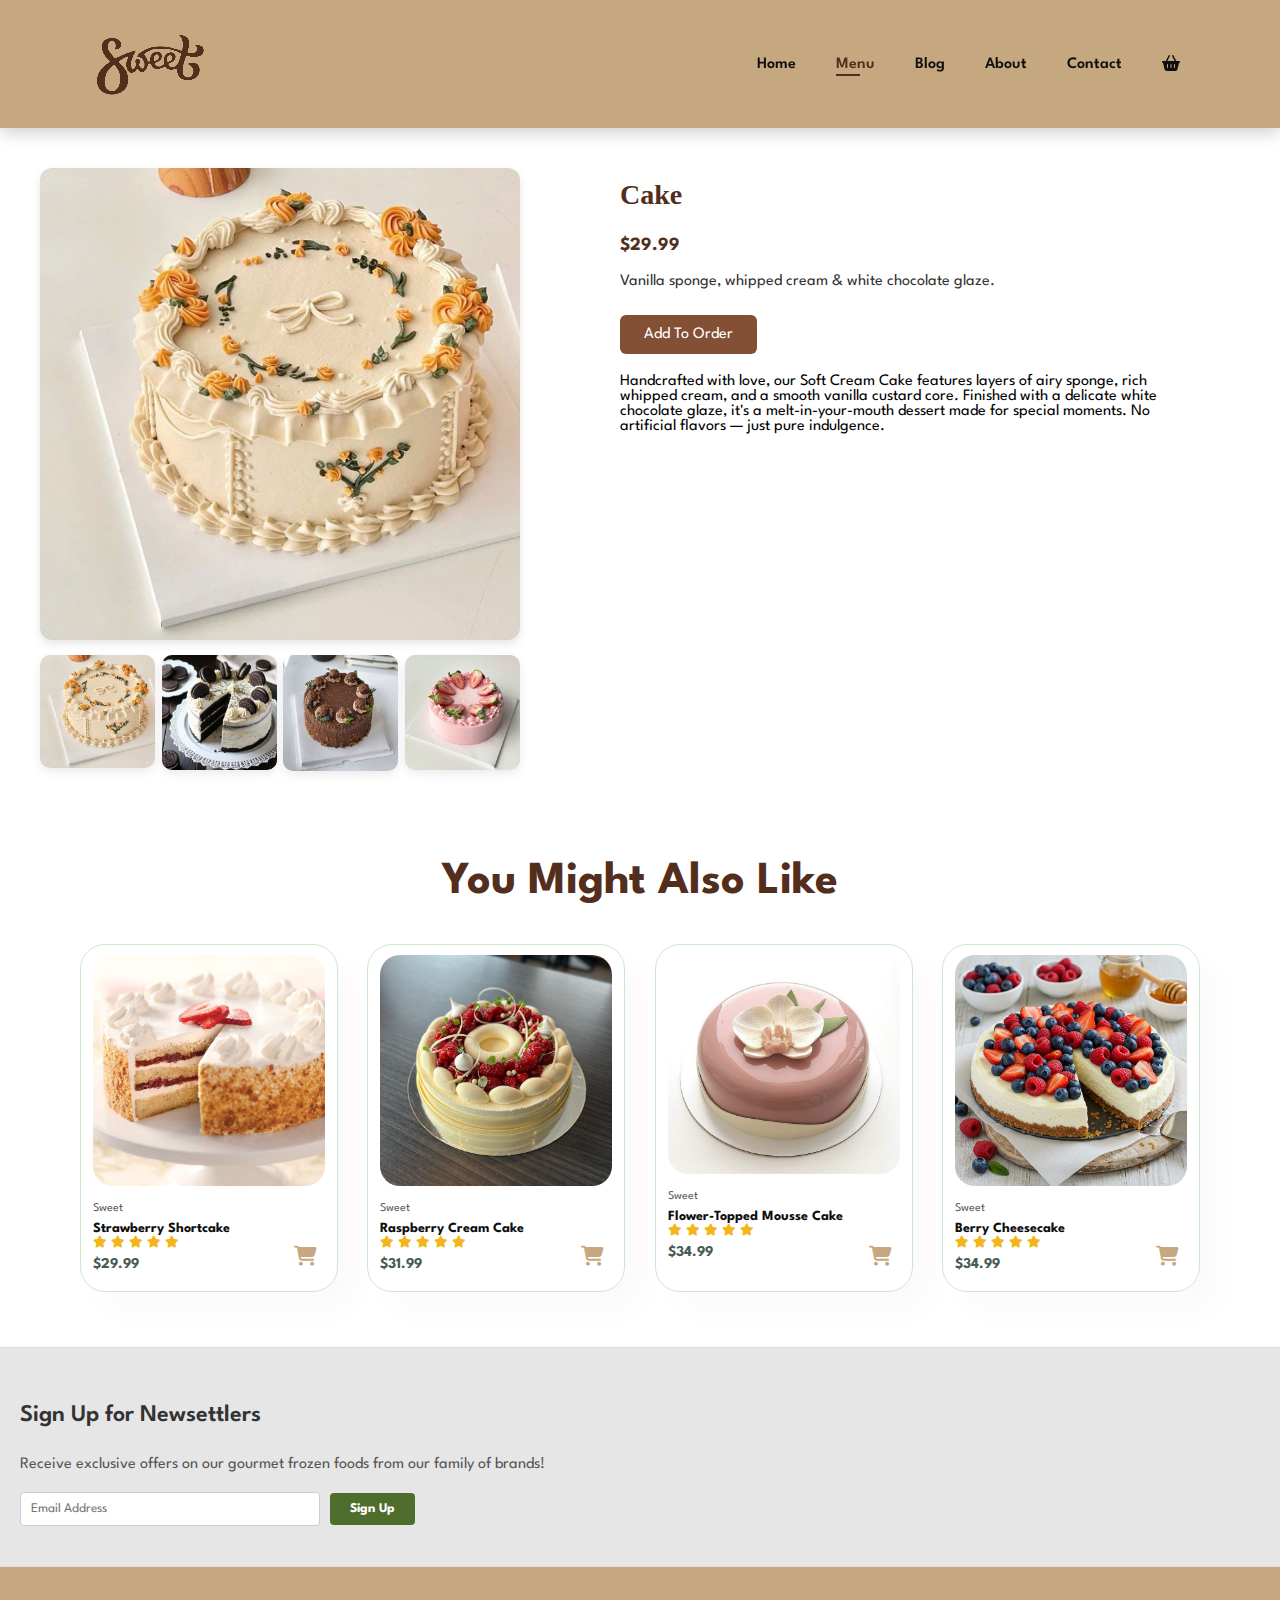
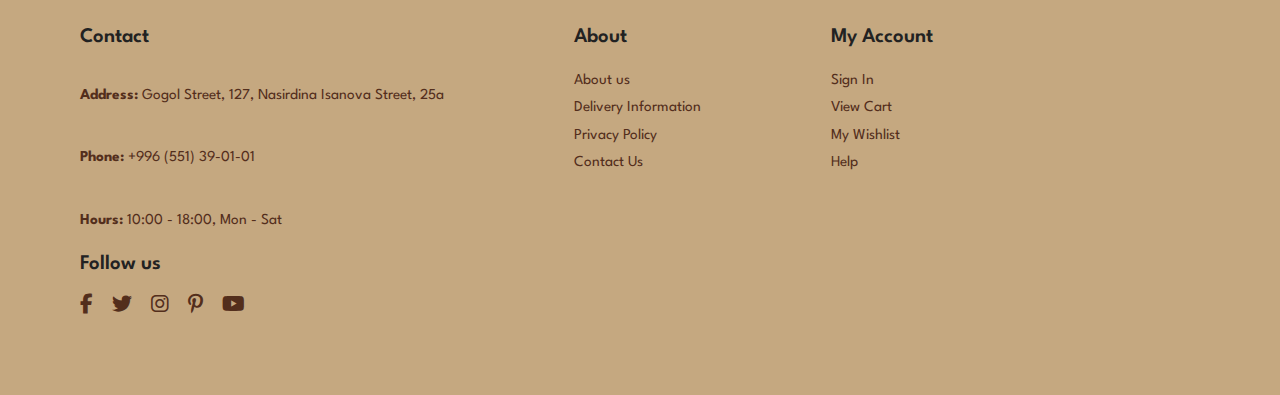
<file: dessert.html>
<!DOCTYPE html>

<html lang="en">

<head>
  <meta charset="UTF-8">
<meta https-equiv="X-UA-Compatible" content="IE=edge"
  <meta name="viewport" content="width=device-width, initial-scale=1.0">
  <title>Online Shop</title>
  <link rel="stylesheet" href="https://cdnjs.cloudflare.com/ajax/libs/font-awesome/6.7.2/css/all.min.css">
  <link rel="stylesheet" href="style.css">
</head>

<body>

<section id="header">
        <a href="#"><img src="Shop-Images/Sweet.png" class="logo" alt=""></a>

        <div>
            <ul id="navbar">
                <li><a href="index.html">Home</a></li>
                <li><a class="active" href="shop.html">Menu</a></li>
                <li><a href="blog.html">Blog</a></li>
                <li><a href="about.html">About</a></li>
                <li><a href="contact.html">Contact</a></li>
                <li id="lg-bag"><a href="cart.html"><i class="fa-solid fa-basket-shopping"></i></a></li>
                <a href="#" id="close"><i class="fa-solid fa-xmark"></i></i></a>
            </ul>
        </div>
        <div id="mobile">
          <a href="cart.html"><i class="fa-solid fa-basket-shopping"></i></a>
          <i id="bar" class="fas fa-outdent"></i>
        </div>
</section>

<section id="prodetails" class="section-p1">
    <div class="single-pro-image">
        <img src="Shop-Images/Cake.jpg" width="100%" id="MainImg" alt="">
        <div class="small-img-group">
            <div class="small-img-col">
                <img src="Shop-Images/Cake.jpg" width="100%" class="small-img" alt="">
            </div>
            <div class="small-img-col">
                <img src="Shop-Images/Cake2.jpg" width="100%" class="small-img" alt="">
            </div>
            <div class="small-img-col">
                <img src="Shop-Images/Cake3.jpg" width="100%" class="small-img" alt="">
            </div>
            <div class="small-img-col">
                <img src="Shop-Images/Starwberrie Cake.jpg" width="100%" class="small-img" alt="">
            </div>
        </div>
    </div>

    <div class="cake">
        <h2>Cake</h2>
        <h3>$29.99</h3>
        <p>Vanilla sponge, whipped cream & white chocolate glaze.</p>
        <button>Add To Order</button>
        <span>
            Handcrafted with love, our Soft Cream Cake features layers of airy sponge, rich whipped cream, and a smooth vanilla custard core. Finished with a delicate white chocolate glaze, it's a melt-in-your-mouth dessert made for special moments. No artificial flavors — just pure indulgence.
        </span>
    </div>

</section>

<section id="product1" class="section-p1">
    <h2>You Might Also Like</h2>
    <div class="pro-container">
      <div class="pro" onclick="window.location.href='dessert.html'">
        <img src="Shop-Images/Shortcake.jpg" alt="">
        <div class="des">
        <span>Sweet</span>
        <h5>Strawberry Shortcake</h5>
        <div class="star">
          <i class="fas fa-star"></i>
          <i class="fas fa-star"></i>
          <i class="fas fa-star"></i>
          <i class="fas fa-star"></i>
          <i class="fas fa-star"></i>
        </div>
        <h4>$29.99</h4>
        </div>
        <a href="#" class="cart-icon"><i class="fa-solid fa-cart-shopping"></i></a>
      </div>
      <div class="pro" onclick="window.location.href='dessert.html'">
        <img src="Shop-Images/CCake.jpg" alt="">
        <div class="des">
        <span>Sweet</span>
        <h5>Raspberry Cream Cake</h5>
        <div class="star">
          <i class="fas fa-star"></i>
          <i class="fas fa-star"></i>
          <i class="fas fa-star"></i>
          <i class="fas fa-star"></i>
          <i class="fas fa-star"></i>
        </div>
        <h4>$31.99</h4>
        </div>
        <a href="#" class="cart-icon"><i class="fa-solid fa-cart-shopping"></i></a>
      </div>
      <div class="pro" onclick="window.location.href='dessert.html'">
        <img src="Shop-Images/Moose Cake.jpg" alt="">
        <div class="des">
        <span>Sweet</span>
        <h5>Flower-Topped Mousse Cake</h5>
        <div class="star">
          <i class="fas fa-star"></i>
          <i class="fas fa-star"></i>
          <i class="fas fa-star"></i>
          <i class="fas fa-star"></i>
          <i class="fas fa-star"></i>
        </div>
        <h4>$34.99</h4>
        </div>
        <a href="#" class="cart-icon"><i class="fa-solid fa-cart-shopping"></i></a>
      </div>
      <div class="pro" onclick="window.location.href='dessert.html'">
        <img src="Shop-Images/Berry Cheesecake.jpg" alt="">
        <div class="des">
        <span>Sweet</span>
        <h5>Berry Cheesecake</h5>
        <div class="star">
          <i class="fas fa-star"></i>
          <i class="fas fa-star"></i>
          <i class="fas fa-star"></i>
          <i class="fas fa-star"></i>
          <i class="fas fa-star"></i>
        </div>
        <h4>$34.99</h4>
        </div>
        <a href="#" class="cart-icon"><i class="fa-solid fa-cart-shopping"></i></a>
      </div>
    </div>
  </section>

<section class="email-signup">
  <h2>Sign Up for Newsettlers</h2>
  <p>Receive exclusive offers on our gourmet frozen foods from our family of brands!</p>
  <form class="signup-form">
    <input type="email" placeholder="Email Address" required>
    <button type="submit">Sign Up</button>
  </form>
</section>

<footer class="section-p1">
  <div class="col">
    <img src="Shop-Images/Sweet.png" alt="">
    <h4>Contact</h4>
    <p><strong>Address: </strong> Gogol Street, 127, Nasirdina Isanova Street, 25a</p>
      <p><strong>Phone: </strong>+996 (551) 39-01-01</р>
        <p><strong>Hours:</strong> 10:00 - 18:00, Mon - Sat</p>
        <div class="follow">
          <h4>Follow us</h4>
          <div class="icon">
            <i class="fab fa-facebook-f"></i>
            <i class="fab fa-twitter"></i>
            <i class="fab fa-instagram"></i>
            <i class="fab fa-pinterest-p"></i>
            <i class="fab fa-youtube"> </i>
          </div>
        </div>
  </div>

  <div class="col">
    <h4>About</h4>
    <a href="#">About us</a>
    <a href="#">Delivery Information</a>
    <a href="#">Privacy Policy</a>
    <a href="#">Contact Us</a>
  </div>

  <div class="col">
    <h4>My Account</h4>
    <a href="#">Sign In</a>
    <a href="#">View Cart</a>
    <a href="#">My Wishlist</a>
    <a href="#">Help</a>
  </div>

</footer>

<script>
    var MainImg = document.getElementById("MainImg");
    var smallimg = document.getElementsByClassName("small-img");

    smallimg[0].onclick = function(){
        MainImg.src = smallimg[0].src;
    }
    smallimg[1].onclick = function(){
        MainImg.src = smallimg[1].src;
    }
    smallimg[2].onclick = function(){
        MainImg.src = smallimg[2].src;
    }
    smallimg[3].onclick = function(){
        MainImg.src = smallimg[3].src;
    }
</script>


    <script src="script.js"></script>
</body>

</html>
</file>
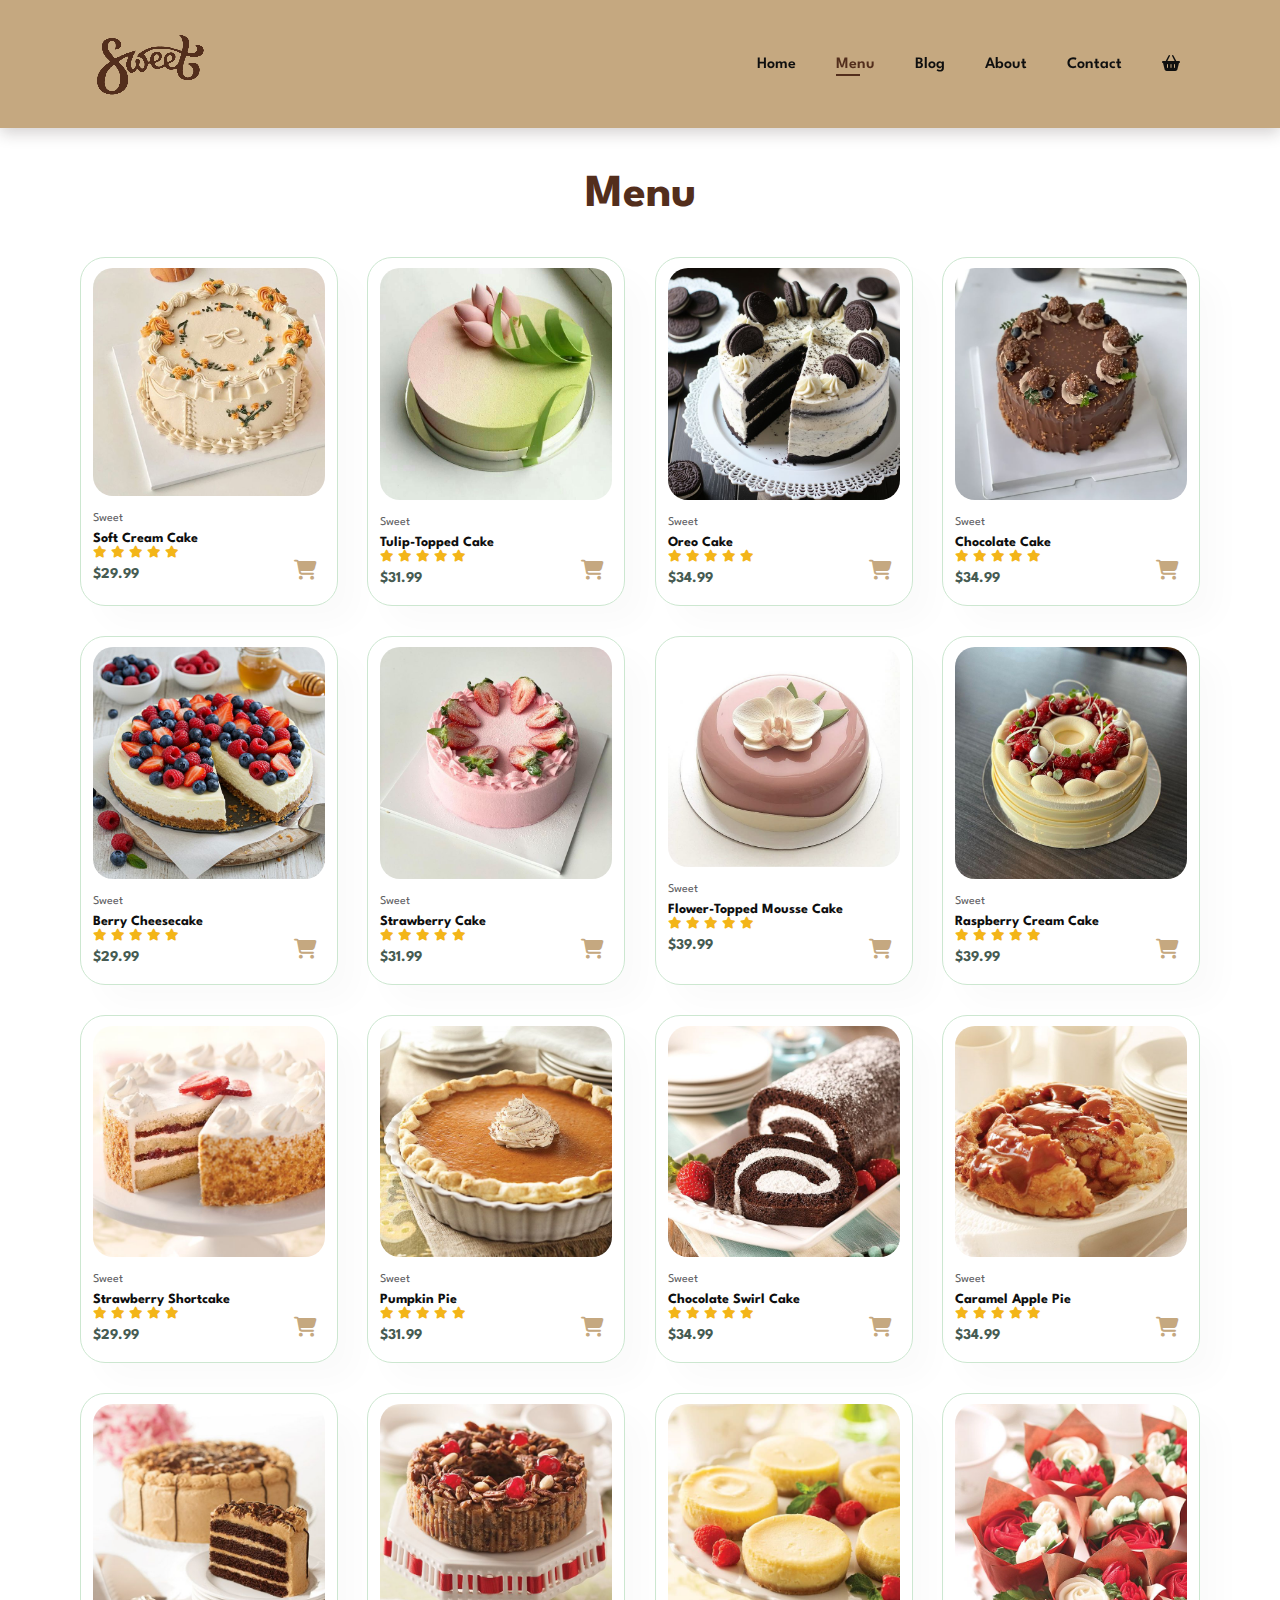
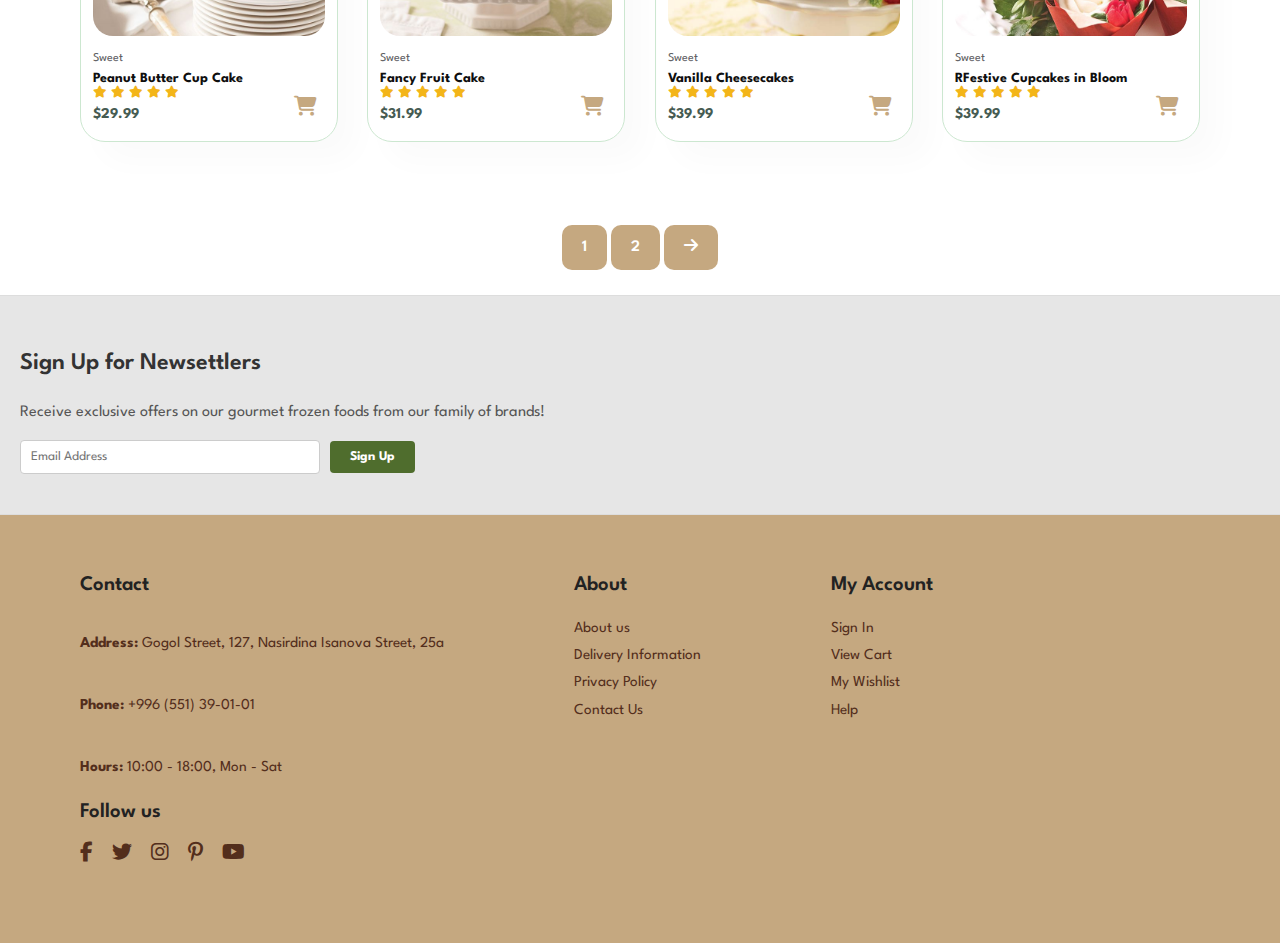
<file: Menu.html>
<!DOCTYPE html>

<html lang="en">

<head>
  <meta charset="UTF-8">
<meta https-equiv="X-UA-Compatible" content="IE=edge"
  <meta name="viewport" content="width=device-width, initial-scale=1.0">
  <title>Online Shop</title>
  <link rel="stylesheet" href="https://cdnjs.cloudflare.com/ajax/libs/font-awesome/6.7.2/css/all.min.css">
  <link rel="stylesheet" href="style.css">
</head>

<body>

<section id="header">
        <a href="#"><img src="Shop-Images/Sweet.png" class="logo" alt=""></a>

        <div>
            <ul id="navbar">
                <li><a href="index.html">Home</a></li>
                <li><a class="active" href="shop.html">Menu</a></li>
                <li><a href="blog.html">Blog</a></li>
                <li><a href="about.html">About</a></li>
                <li><a href="contact.html">Contact</a></li>
                <li id="lg-bag"><a href="cart.html"><i class="fa-solid fa-basket-shopping"></i></a></li>
                <a href="#" id="close"><i class="fa-solid fa-xmark"></i></i></a>
            </ul>
        </div>
        <div id="mobile">
          <a href="cart.html"><i class="fa-solid fa-basket-shopping"></i></a>
          <i id="bar" class="fas fa-outdent"></i>
        </div>
</section>

<section id="product1" class="section-p1">
    <h2>Menu</h2>
  <div class="pro-container">
    <div class="pro" onclick="window.location.href='dessert.html'">
      <img src="Shop-Images/Cake.jpg" alt="">
      <div class="des">
      <span>Sweet</span>
      <h5>Soft Cream Cake</h5>
      <div class="star">
        <i class="fas fa-star"></i>
        <i class="fas fa-star"></i>
        <i class="fas fa-star"></i>
        <i class="fas fa-star"></i>
        <i class="fas fa-star"></i>
      </div>
      <h4>$29.99</h4>
      </div>
      <a href="#" class="cart-icon"><i class="fa-solid fa-cart-shopping"></i></a>
    </div>
    <div class="pro" onclick="window.location.href='dessert.html'">
      <img src="Shop-Images/Cake11.jpg" alt="">
      <div class="des">
      <span>Sweet</span>
      <h5>Tulip-Topped Cake</h5>
      <div class="star">
        <i class="fas fa-star"></i>
        <i class="fas fa-star"></i>
        <i class="fas fa-star"></i>
        <i class="fas fa-star"></i>
        <i class="fas fa-star"></i>
      </div>
      <h4>$31.99</h4>
      </div>
      <a href="#" class="cart-icon"><i class="fa-solid fa-cart-shopping"></i></a>
    </div>
    <div class="pro" onclick="window.location.href='dessert.html'">
      <img src="Shop-Images/Cake2.jpg" alt="">
      <div class="des">
      <span>Sweet</span>
      <h5>Oreo Cake</h5>
      <div class="star">
        <i class="fas fa-star"></i>
        <i class="fas fa-star"></i>
        <i class="fas fa-star"></i>
        <i class="fas fa-star"></i>
        <i class="fas fa-star"></i>
      </div>
      <h4>$34.99</h4>
      </div>
      <a href="#" class="cart-icon"><i class="fa-solid fa-cart-shopping"></i></a>
    </div>
    <div class="pro" onclick="window.location.href='dessert.html'">
      <img src="Shop-Images/Cake3.jpg" alt="">
      <div class="des">
      <span>Sweet</span>
      <h5>Chocolate Cake</h5>
      <div class="star">
        <i class="fas fa-star"></i>
        <i class="fas fa-star"></i>
        <i class="fas fa-star"></i>
        <i class="fas fa-star"></i>
        <i class="fas fa-star"></i>
      </div>
      <h4>$34.99</h4>
      </div>
      <a href="#" class="cart-icon"><i class="fa-solid fa-cart-shopping"></i></a>
    </div>
    <div class="pro" onclick="window.location.href='dessert.html'">
      <img src="Shop-Images/Berry Cheesecake.jpg" alt="">
      <div class="des">
      <span>Sweet</span>
      <h5>Berry Cheesecake</h5>
      <div class="star">
        <i class="fas fa-star"></i>
        <i class="fas fa-star"></i>
        <i class="fas fa-star"></i>
        <i class="fas fa-star"></i>
        <i class="fas fa-star"></i>
      </div>
      <h4>$29.99</h4>
      </div>
      <a href="#" class="cart-icon"><i class="fa-solid fa-cart-shopping"></i></a>
    </div>
    <div class="pro" onclick="window.location.href='dessert.html'">
      <img src="Shop-Images/Starwberrie Cake.jpg" alt="">
      <div class="des">
      <span>Sweet</span>
      <h5>Strawberry Cake</h5>
      <div class="star">
        <i class="fas fa-star"></i>
        <i class="fas fa-star"></i>
        <i class="fas fa-star"></i>
        <i class="fas fa-star"></i>
        <i class="fas fa-star"></i>
      </div>
      <h4>$31.99</h4>
      </div>
      <a href="#" class="cart-icon"><i class="fa-solid fa-cart-shopping"></i></a>
    </div>
    <div class="pro" onclick="window.location.href='dessert.html'">
      <img src="Shop-Images/Moose Cake.jpg" alt="">
      <div class="des">
      <span>Sweet</span>
      <h5>Flower-Topped Mousse Cake</h5>
      <div class="star">
        <i class="fas fa-star"></i>
        <i class="fas fa-star"></i>
        <i class="fas fa-star"></i>
        <i class="fas fa-star"></i>
        <i class="fas fa-star"></i>
      </div>
      <h4>$39.99</h4>
      </div>
      <a href="#" class="cart-icon"><i class="fa-solid fa-cart-shopping"></i></a>
    </div>
    <div class="pro" onclick="window.location.href='dessert.html'">
      <img src="Shop-Images/CCake.jpg" alt="">
      <div class="des">
      <span>Sweet</span>
      <h5>Raspberry Cream Cake</h5>
      <div class="star">
        <i class="fas fa-star"></i>
        <i class="fas fa-star"></i>
        <i class="fas fa-star"></i>
        <i class="fas fa-star"></i>
        <i class="fas fa-star"></i>
      </div>
      <h4>$39.99</h4>
      </div>
      <a href="#" class="cart-icon"><i class="fa-solid fa-cart-shopping"></i></a>
    </div>


    <div class="pro" onclick="window.location.href='dessert.html'">
      <img src="Shop-Images/Shortcake.jpg" alt="">
      <div class="des">
      <span>Sweet</span>
      <h5>Strawberry Shortcake</h5>
      <div class="star">
        <i class="fas fa-star"></i>
        <i class="fas fa-star"></i>
        <i class="fas fa-star"></i>
        <i class="fas fa-star"></i>
        <i class="fas fa-star"></i>
      </div>
      <h4>$29.99</h4>
      </div>
      <a href="#" class="cart-icon"><i class="fa-solid fa-cart-shopping"></i></a>
    </div>
    <div class="pro" onclick="window.location.href='dessert.html'">
      <img src="Shop-Images/Pie.jpg" alt="">
      <div class="des">
      <span>Sweet</span>
      <h5>Pumpkin Pie</h5>
      <div class="star">
        <i class="fas fa-star"></i>
        <i class="fas fa-star"></i>
        <i class="fas fa-star"></i>
        <i class="fas fa-star"></i>
        <i class="fas fa-star"></i>
      </div>
      <h4>$31.99</h4>
      </div>
      <a href="#" class="cart-icon"><i class="fa-solid fa-cart-shopping"></i></a>
    </div>
    <div class="pro" onclick="window.location.href='dessert.html'">
      <img src="Shop-Images/Chocolate Cake.jpg" alt="">
      <div class="des">
      <span>Sweet</span>
      <h5>Chocolate Swirl Cake</h5>
      <div class="star">
        <i class="fas fa-star"></i>
        <i class="fas fa-star"></i>
        <i class="fas fa-star"></i>
        <i class="fas fa-star"></i>
        <i class="fas fa-star"></i>
      </div>
      <h4>$34.99</h4>
      </div>
      <a href="#" class="cart-icon"><i class="fa-solid fa-cart-shopping"></i></a>
    </div>
    <div class="pro" onclick="window.location.href='dessert.html'">
      <img src="Shop-Images/Apple pie.jpg" alt="">
      <div class="des">
      <span>Sweet</span>
      <h5>Caramel Apple Pie</h5>
      <div class="star">
        <i class="fas fa-star"></i>
        <i class="fas fa-star"></i>
        <i class="fas fa-star"></i>
        <i class="fas fa-star"></i>
        <i class="fas fa-star"></i>
      </div>
      <h4>$34.99</h4>
      </div>
      <a href="#" class="cart-icon"><i class="fa-solid fa-cart-shopping"></i></a>
    </div>
    <div class="pro" onclick="window.location.href='dessert.html'">
      <img src="Shop-Images/Peanut Butter Cake.jpg" alt="">
      <div class="des">
      <span>Sweet</span>
      <h5>Peanut Butter Cup Cake</h5>
      <div class="star">
        <i class="fas fa-star"></i>
        <i class="fas fa-star"></i>
        <i class="fas fa-star"></i>
        <i class="fas fa-star"></i>
        <i class="fas fa-star"></i>
      </div>
      <h4>$29.99</h4>
      </div>
      <a href="#" class="cart-icon"><i class="fa-solid fa-cart-shopping"></i></a>
    </div>
    <div class="pro" onclick="window.location.href='dessert.html'">
      <img src="Shop-Images/Fancy Cake.jpg" alt="">
      <div class="des">
      <span>Sweet</span>
      <h5>Fancy Fruit Cake</h5>
      <div class="star">
        <i class="fas fa-star"></i>
        <i class="fas fa-star"></i>
        <i class="fas fa-star"></i>
        <i class="fas fa-star"></i>
        <i class="fas fa-star"></i>
      </div>
      <h4>$31.99</h4>
      </div>
      <a href="#" class="cart-icon"><i class="fa-solid fa-cart-shopping"></i></a>
    </div>
    <div class="pro" onclick="window.location.href='dessert.html'">
      <img src="Shop-Images/Cheesecake.jpg" alt="">
      <div class="des">
      <span>Sweet</span>
      <h5>Vanilla Cheesecakes</h5>
      <div class="star">
        <i class="fas fa-star"></i>
        <i class="fas fa-star"></i>
        <i class="fas fa-star"></i>
        <i class="fas fa-star"></i>
        <i class="fas fa-star"></i>
      </div>
      <h4>$39.99</h4>
      </div>
      <a href="#" class="cart-icon"><i class="fa-solid fa-cart-shopping"></i></a>
    </div>
    <div class="pro" onclick="window.location.href='dessert.html'">
      <img src="Shop-Images/Cupcakes.jpg" alt="">
      <div class="des">
      <span>Sweet</span>
      <h5>RFestive Cupcakes in Bloom</h5>
      <div class="star">
        <i class="fas fa-star"></i>
        <i class="fas fa-star"></i>
        <i class="fas fa-star"></i>
        <i class="fas fa-star"></i>
        <i class="fas fa-star"></i>
      </div>
      <h4>$39.99</h4>
      </div>
      <a href="#" class="cart-icon"><i class="fa-solid fa-cart-shopping"></i></a>
    </div>
  </div>
</section>

<section id="pagination" class="section-p1">
    <a href="#">1</a>
    <a href="#">2</a>
    <a href="#"><i class="fa-solid fa-arrow-right"></i></a>
</section>

<section class="email-signup">
  <h2>Sign Up for Newsettlers</h2>
  <p>Receive exclusive offers on our gourmet frozen foods from our family of brands!</p>
  <form class="signup-form">
    <input type="email" placeholder="Email Address" required>
    <button type="submit">Sign Up</button>
  </form>
</section>

<footer class="section-p1">
  <div class="col">
    <img src="Shop-Images/Sweet.png" alt="">
    <h4>Contact</h4>
    <p><strong>Address: </strong> Gogol Street, 127, Nasirdina Isanova Street, 25a</p>
      <p><strong>Phone: </strong>+996 (551) 39-01-01</р>
        <p><strong>Hours:</strong> 10:00 - 18:00, Mon - Sat</p>
        <div class="follow">
          <h4>Follow us</h4>
          <div class="icon">
            <i class="fab fa-facebook-f"></i>
            <i class="fab fa-twitter"></i>
            <i class="fab fa-instagram"></i>
            <i class="fab fa-pinterest-p"></i>
            <i class="fab fa-youtube"> </i>
          </div>
        </div>
  </div>

  <div class="col">
    <h4>About</h4>
    <a href="#">About us</a>
    <a href="#">Delivery Information</a>
    <a href="#">Privacy Policy</a>
    <a href="#">Contact Us</a>
  </div>

  <div class="col">
    <h4>My Account</h4>
    <a href="#">Sign In</a>
    <a href="#">View Cart</a>
    <a href="#">My Wishlist</a>
    <a href="#">Help</a>
  </div>

</footer>


    <script src="script.js"></script>
</body>

</html>
</file>
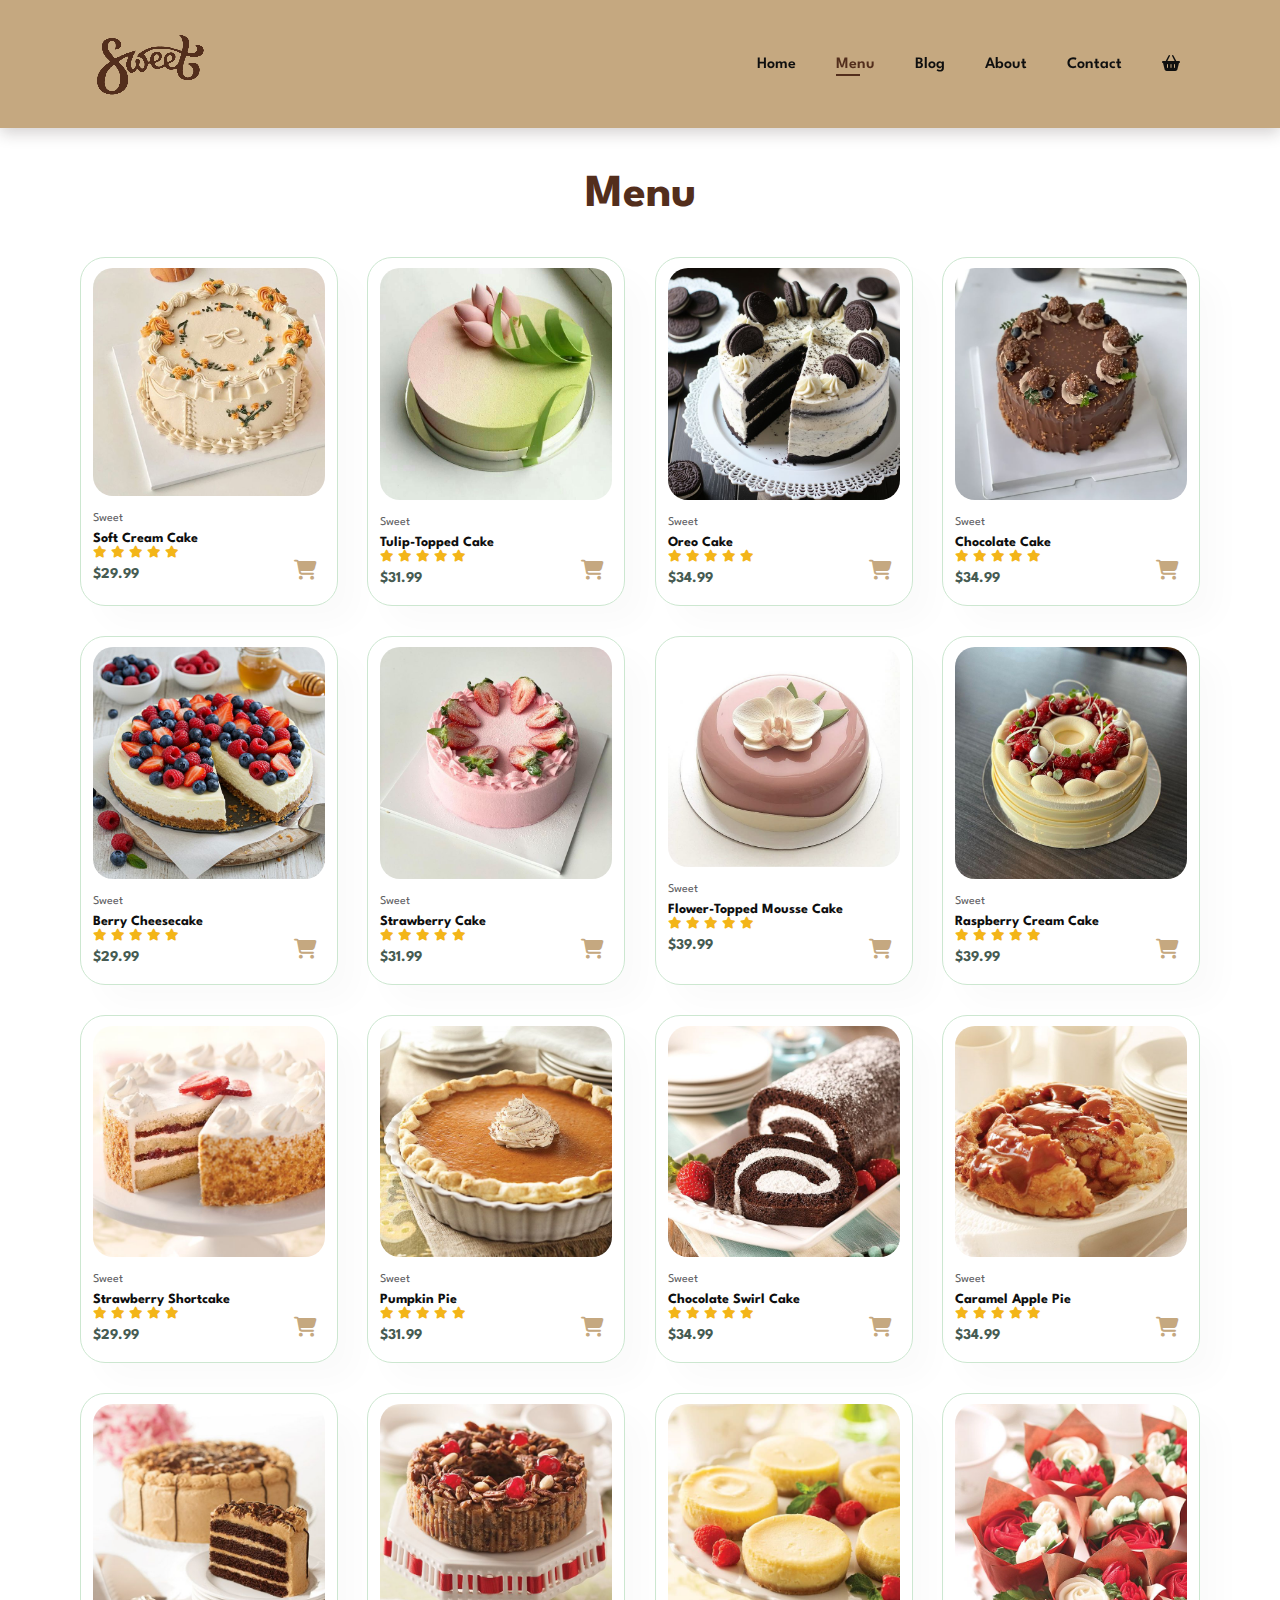
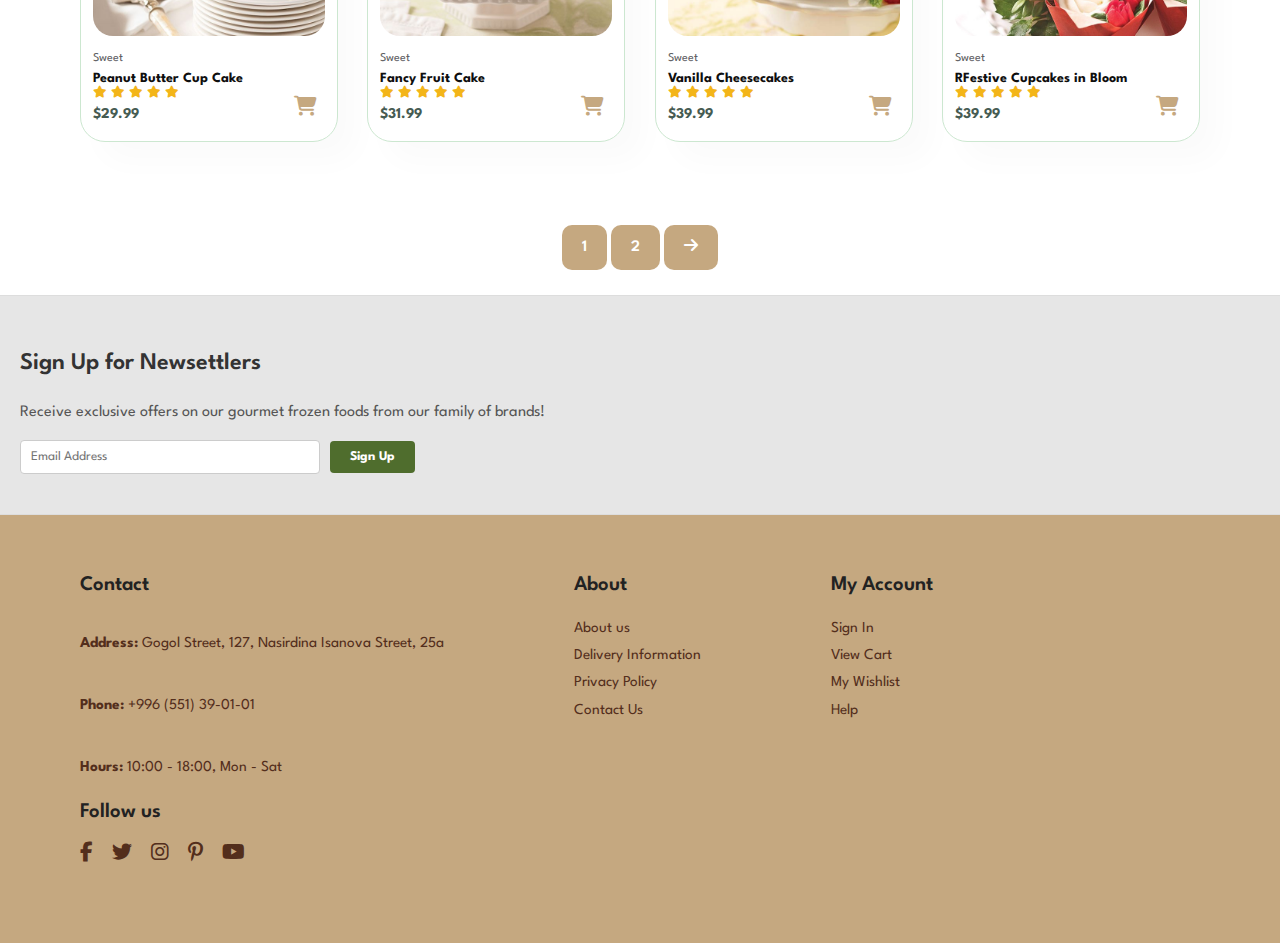
<file: shop.html>
<!DOCTYPE html>

<html lang="en">

<head>
  <meta charset="UTF-8">
<meta https-equiv="X-UA-Compatible" content="IE=edge"
  <meta name="viewport" content="width=device-width, initial-scale=1.0">
  <title>Online Shop</title>
  <link rel="stylesheet" href="https://cdnjs.cloudflare.com/ajax/libs/font-awesome/6.7.2/css/all.min.css">
  <link rel="stylesheet" href="style.css">
</head>

<body>

<section id="header">
        <a href="#"><img src="Shop-Images/Sweet.png" class="logo" alt=""></a>

        <div>
            <ul id="navbar">
                <li><a href="index.html">Home</a></li>
                <li><a class="active" href="shop.html">Menu</a></li>
                <li><a href="blog.html">Blog</a></li>
                <li><a href="about.html">About</a></li>
                <li><a href="contact.html">Contact</a></li>
                <li id="lg-bag"><a href="cart.html"><i class="fa-solid fa-basket-shopping"></i></a></li>
                <a href="#" id="close"><i class="fa-solid fa-xmark"></i></i></a>
            </ul>
        </div>
        <div id="mobile">
          <a href="cart.html"><i class="fa-solid fa-basket-shopping"></i></a>
          <i id="bar" class="fas fa-outdent"></i>
        </div>
</section>

<section id="product1" class="section-p1">
    <h2>Menu</h2>
  <div class="pro-container">
    <div class="pro">
      <img src="Shop-Images/Cake.jpg" alt="">
      <div class="des">
      <span>Sweet</span>
      <h5>Soft Cream Cake</h5>
      <div class="star">
        <i class="fas fa-star"></i>
        <i class="fas fa-star"></i>
        <i class="fas fa-star"></i>
        <i class="fas fa-star"></i>
        <i class="fas fa-star"></i>
      </div>
      <h4>$29.99</h4>
      </div>
      <a href="#" class="cart-icon"><i class="fa-solid fa-cart-shopping"></i></a>
    </div>
    <div class="pro">
      <img src="Shop-Images/Cake11.jpg" alt="">
      <div class="des">
      <span>Sweet</span>
      <h5>Tulip-Topped Cake</h5>
      <div class="star">
        <i class="fas fa-star"></i>
        <i class="fas fa-star"></i>
        <i class="fas fa-star"></i>
        <i class="fas fa-star"></i>
        <i class="fas fa-star"></i>
      </div>
      <h4>$31.99</h4>
      </div>
      <a href="#" class="cart-icon"><i class="fa-solid fa-cart-shopping"></i></a>
    </div>
    <div class="pro">
      <img src="Shop-Images/Cake2.jpg" alt="">
      <div class="des">
      <span>Sweet</span>
      <h5>Oreo Cake</h5>
      <div class="star">
        <i class="fas fa-star"></i>
        <i class="fas fa-star"></i>
        <i class="fas fa-star"></i>
        <i class="fas fa-star"></i>
        <i class="fas fa-star"></i>
      </div>
      <h4>$34.99</h4>
      </div>
      <a href="#" class="cart-icon"><i class="fa-solid fa-cart-shopping"></i></a>
    </div>
    <div class="pro">
      <img src="Shop-Images/Cake3.jpg" alt="">
      <div class="des">
      <span>Sweet</span>
      <h5>Chocolate Cake</h5>
      <div class="star">
        <i class="fas fa-star"></i>
        <i class="fas fa-star"></i>
        <i class="fas fa-star"></i>
        <i class="fas fa-star"></i>
        <i class="fas fa-star"></i>
      </div>
      <h4>$34.99</h4>
      </div>
      <a href="#" class="cart-icon"><i class="fa-solid fa-cart-shopping"></i></a>
    </div>
    <div class="pro">
      <img src="Shop-Images/Berry Cheesecake.jpg" alt="">
      <div class="des">
      <span>Sweet</span>
      <h5>Berry Cheesecake</h5>
      <div class="star">
        <i class="fas fa-star"></i>
        <i class="fas fa-star"></i>
        <i class="fas fa-star"></i>
        <i class="fas fa-star"></i>
        <i class="fas fa-star"></i>
      </div>
      <h4>$29.99</h4>
      </div>
      <a href="#" class="cart-icon"><i class="fa-solid fa-cart-shopping"></i></a>
    </div>
    <div class="pro">
      <img src="Shop-Images/Starwberrie Cake.jpg" alt="">
      <div class="des">
      <span>Sweet</span>
      <h5>Strawberry Cake</h5>
      <div class="star">
        <i class="fas fa-star"></i>
        <i class="fas fa-star"></i>
        <i class="fas fa-star"></i>
        <i class="fas fa-star"></i>
        <i class="fas fa-star"></i>
      </div>
      <h4>$31.99</h4>
      </div>
      <a href="#" class="cart-icon"><i class="fa-solid fa-cart-shopping"></i></a>
    </div>
    <div class="pro">
      <img src="Shop-Images/Moose Cake.jpg" alt="">
      <div class="des">
      <span>Sweet</span>
      <h5>Flower-Topped Mousse Cake</h5>
      <div class="star">
        <i class="fas fa-star"></i>
        <i class="fas fa-star"></i>
        <i class="fas fa-star"></i>
        <i class="fas fa-star"></i>
        <i class="fas fa-star"></i>
      </div>
      <h4>$39.99</h4>
      </div>
      <a href="#" class="cart-icon"><i class="fa-solid fa-cart-shopping"></i></a>
    </div>
    <div class="pro">
      <img src="Shop-Images/CCake.jpg" alt="">
      <div class="des">
      <span>Sweet</span>
      <h5>Raspberry Cream Cake</h5>
      <div class="star">
        <i class="fas fa-star"></i>
        <i class="fas fa-star"></i>
        <i class="fas fa-star"></i>
        <i class="fas fa-star"></i>
        <i class="fas fa-star"></i>
      </div>
      <h4>$39.99</h4>
      </div>
      <a href="#" class="cart-icon"><i class="fa-solid fa-cart-shopping"></i></a>
    </div>


    <div class="pro">
      <img src="Shop-Images/Shortcake.jpg" alt="">
      <div class="des">
      <span>Sweet</span>
      <h5>Strawberry Shortcake</h5>
      <div class="star">
        <i class="fas fa-star"></i>
        <i class="fas fa-star"></i>
        <i class="fas fa-star"></i>
        <i class="fas fa-star"></i>
        <i class="fas fa-star"></i>
      </div>
      <h4>$29.99</h4>
      </div>
      <a href="#" class="cart-icon"><i class="fa-solid fa-cart-shopping"></i></a>
    </div>
    <div class="pro">
      <img src="Shop-Images/Pie.jpg" alt="">
      <div class="des">
      <span>Sweet</span>
      <h5>Pumpkin Pie</h5>
      <div class="star">
        <i class="fas fa-star"></i>
        <i class="fas fa-star"></i>
        <i class="fas fa-star"></i>
        <i class="fas fa-star"></i>
        <i class="fas fa-star"></i>
      </div>
      <h4>$31.99</h4>
      </div>
      <a href="#" class="cart-icon"><i class="fa-solid fa-cart-shopping"></i></a>
    </div>
    <div class="pro">
      <img src="Shop-Images/Chocolate Cake.jpg" alt="">
      <div class="des">
      <span>Sweet</span>
      <h5>Chocolate Swirl Cake</h5>
      <div class="star">
        <i class="fas fa-star"></i>
        <i class="fas fa-star"></i>
        <i class="fas fa-star"></i>
        <i class="fas fa-star"></i>
        <i class="fas fa-star"></i>
      </div>
      <h4>$34.99</h4>
      </div>
      <a href="#" class="cart-icon"><i class="fa-solid fa-cart-shopping"></i></a>
    </div>
    <div class="pro">
      <img src="Shop-Images/Apple pie.jpg" alt="">
      <div class="des">
      <span>Sweet</span>
      <h5>Caramel Apple Pie</h5>
      <div class="star">
        <i class="fas fa-star"></i>
        <i class="fas fa-star"></i>
        <i class="fas fa-star"></i>
        <i class="fas fa-star"></i>
        <i class="fas fa-star"></i>
      </div>
      <h4>$34.99</h4>
      </div>
      <a href="#" class="cart-icon"><i class="fa-solid fa-cart-shopping"></i></a>
    </div>
    <div class="pro">
      <img src="Shop-Images/Peanut Butter Cake.jpg" alt="">
      <div class="des">
      <span>Sweet</span>
      <h5>Peanut Butter Cup Cake</h5>
      <div class="star">
        <i class="fas fa-star"></i>
        <i class="fas fa-star"></i>
        <i class="fas fa-star"></i>
        <i class="fas fa-star"></i>
        <i class="fas fa-star"></i>
      </div>
      <h4>$29.99</h4>
      </div>
      <a href="#" class="cart-icon"><i class="fa-solid fa-cart-shopping"></i></a>
    </div>
    <div class="pro">
      <img src="Shop-Images/Fancy Cake.jpg" alt="">
      <div class="des">
      <span>Sweet</span>
      <h5>Fancy Fruit Cake</h5>
      <div class="star">
        <i class="fas fa-star"></i>
        <i class="fas fa-star"></i>
        <i class="fas fa-star"></i>
        <i class="fas fa-star"></i>
        <i class="fas fa-star"></i>
      </div>
      <h4>$31.99</h4>
      </div>
      <a href="#" class="cart-icon"><i class="fa-solid fa-cart-shopping"></i></a>
    </div>
    <div class="pro">
      <img src="Shop-Images/Cheesecake.jpg" alt="">
      <div class="des">
      <span>Sweet</span>
      <h5>Vanilla Cheesecakes</h5>
      <div class="star">
        <i class="fas fa-star"></i>
        <i class="fas fa-star"></i>
        <i class="fas fa-star"></i>
        <i class="fas fa-star"></i>
        <i class="fas fa-star"></i>
      </div>
      <h4>$39.99</h4>
      </div>
      <a href="#" class="cart-icon"><i class="fa-solid fa-cart-shopping"></i></a>
    </div>
    <div class="pro">
      <img src="Shop-Images/Cupcakes.jpg" alt="">
      <div class="des">
      <span>Sweet</span>
      <h5>RFestive Cupcakes in Bloom</h5>
      <div class="star">
        <i class="fas fa-star"></i>
        <i class="fas fa-star"></i>
        <i class="fas fa-star"></i>
        <i class="fas fa-star"></i>
        <i class="fas fa-star"></i>
      </div>
      <h4>$39.99</h4>
      </div>
      <a href="#" class="cart-icon"><i class="fa-solid fa-cart-shopping"></i></a>
    </div>
  </div>
</section>

<section id="pagination" class="section-p1">
    <a href="#">1</a>
    <a href="#">2</a>
    <a href="#"><i class="fa-solid fa-arrow-right"></i></a>
</section>

<section class="email-signup">
  <h2>Sign Up for Newsettlers</h2>
  <p>Receive exclusive offers on our gourmet frozen foods from our family of brands!</p>
  <form class="signup-form">
    <input type="email" placeholder="Email Address" required>
    <button type="submit">Sign Up</button>
  </form>
</section>

<footer class="section-p1">
  <div class="col">
    <img src="Shop-Images/Sweet.png" alt="">
    <h4>Contact</h4>
    <p><strong>Address: </strong> Gogol Street, 127, Nasirdina Isanova Street, 25a</p>
      <p><strong>Phone: </strong>+996 (551) 39-01-01</р>
        <p><strong>Hours:</strong> 10:00 - 18:00, Mon - Sat</p>
        <div class="follow">
          <h4>Follow us</h4>
          <div class="icon">
            <i class="fab fa-facebook-f"></i>
            <i class="fab fa-twitter"></i>
            <i class="fab fa-instagram"></i>
            <i class="fab fa-pinterest-p"></i>
            <i class="fab fa-youtube"> </i>
          </div>
        </div>
  </div>

  <div class="col">
    <h4>About</h4>
    <a href="#">About us</a>
    <a href="#">Delivery Information</a>
    <a href="#">Privacy Policy</a>
    <a href="#">Contact Us</a>
  </div>

  <div class="col">
    <h4>My Account</h4>
    <a href="#">Sign In</a>
    <a href="#">View Cart</a>
    <a href="#">My Wishlist</a>
    <a href="#">Help</a>
  </div>

</footer>


    <script src="script.js"></script>
</body>

</html>
</file>
<file: style.css>
@import url('https://fonts.googleapis.com/css2?family=Spartan:wght@100;200;300;400;500;600;700;800;900&display=swap');
*{
    margin: 0;
    padding: 0;
    box-sizing: border-box;
    font-family: 'Spartan', sans-serif;
}

h1 {
    font-size: 50px;
    line-height: 64px;
    color: #222;
}

h2 {
    font-size: 46px;
    line-height: 54px;
    color: #222;
}

h4 {
    font-size: 20px;
    color: #222;
}

h6 {
    font-weight: 700;
    font-size: 12px;
}

P {
    font-size: 16px;
    color: #465b52;
    margin: 15px 0 20px 0;
}

.section-p1{
    padding: 40px 80px;
}

.section-m1 {
    margin: 40px 0;
}

button.normal{
    font-size: 14px;
    font-weight: 600;
    padding: 15px 30px;
    color: #E6E6E6;
    background-color: #834f35;
    border-radius: 4px;
    cursor: pointer;
    border: none;
    outline: none;
    transition: 0.2s;
}

body {
    width: 100%;
}




#header {
    display: flex;
    align-items: center;
    justify-content: space-between;
    padding: 20px 80px;
    background: #C5A880;
    box-shadow: 0 5px 15px rgba(33, 22, 20, 0.2);
    z-index: 999;
    position: sticky;
    top: 0;
    left: 0;
} 

#navbar {
    display: flex;
    align-items: center;
    justify-content: center;
}

#navbar li{
    list-style: none;
    padding: 0 20px;
    position: relative;
}

#navbar li a {
    text-decoration: none;
    font-size: 16px;
    font-weight: 600;
    color: #0F0F0F;
    transition: 0.3s ease;
}

#navbar li a:hover,
#navbar li a.active {
    color: #532E1C;
}

#navbar li a.active::after,
#navbar li a:hover::after {
    content: "";
    width: 30%;
    height: 2px;
    background: #532E1C;
    position: absolute;
    bottom: -4px;
    left: 20px;
}

#mobile {
    display: none;
    align-items: center;
}

#close {
    display: none;
}


#hero {
    background-image: url("Shop-Images/Cupcake.jpg");
    height: 90vh;
    width: 100%;
    background-size: cover;
    background-position: top 25% right 0;
    padding: 0 80px;
    display: flex;
    flex-direction: column;
    align-items: flex-start;
    justify-content: center;
}

#hero h4 {
    padding-bottom: 15px;
}

#hero h1 {
    color: #C5A880;
}

#hero button {
    background-image: url("Shop-Images/Button.png");
    background-color: transparent; background-size: 200px 200px;
    color: #E6E6E6; background-position: 8px center;
    border: 0;
    padding: 14px 80px 14px 65px;
    background-repeat: no-repeat;
    cursor: pointer;
    font-weight: 700;
    font-size: 15px;
}

#feature {
    display: flex;
    align-items: center;
    justify-content: space-between;
    flex-wrap: wrap;
}

#feature .fe-box {
    width: 180px;
    text-align: center;
    padding: 25px 15px;
    margin: 15px 0;
    border-bottom: 1px solid #ccc;
}

#feature .fe-box img {
    width: 80px;
}

#feature .fe-box h6 {
    margin-top: 20px;
    font-size: 14px;
    color: #0F0F0F;
}

#product1 {
    text-align: center;
}

#product1 .pro-container {
    display: flex;
    justify-content: space-between;
    padding-top: 20px;
    flex-wrap: wrap;
}

#product1 .pro {
    width: 23%;
    min-width: 250px;
    padding: 10px 12px;
    border: 1px solid #cce7d0;
    border-radius: 25px;
    cursor: pointer;
    box-shadow: 20px 20px 30px rgba(0, 0, 0, 0.02);
    margin: 15px 0;
    transition: 0.2s ease;
    position: relative;
}

#product .pro:hover {
    box-shadow: 20px 20px 30px rgba(0, 0, 0, 0.06);
}

#product1 .pro img {
    width: 100%;
    border-radius: 20px;
}

#product1 .pro .des{
    text-align: start;
    padding: 10px 0;
}

#product1 .pro .des span {
    color: #606063;
    font-size: 12px;
}

#product1 .pro .des h5{
    padding-top: 7px;
    color: #0F0F0F;
    font-size: 14px;
}

#product1 .pro .des i {
    font-size: 12px;
    color: rgb(243, 181, 25);
}

.section-p1 h2 {
    color: #532E1C;
}

.cart-icon i {
    color: #C5A880;
    font-size: 20px;
    position: absolute;
    bottom: 25px;
    right: 20px;
  }

#product1 .pro .des h4 {
    padding-top: 7px;
    font-size: 15px;
    font-weight: 700;
    color: #465b52;
}

#product1 .pro .cart {
    width: 40px;
    height: 40px;
    line-height: 40px;
    border-radius: 50px;
    background-color: #E6E6E6;
    font-weight: 500;
    color: #465b52;
    border: 1px solid #E6E6E6;
    position: absolute;
    bottom: 20px;
    right: 10px;
}


.sweet-moment {
    display: flex;
    align-items: center;
    justify-content: space-between;
    padding: 60px 80px;
    background: #fff;
    gap: 40px;
  }
  
  .text-content {
    flex: 1;
    color: #532E1C;
    font-family: 'Georgia', serif;
  }
  
  .text-content h3 {
    font-size: 32px;
    margin-bottom: 20px;
    font-weight: bold;
  }
  
  .text-content p {
    font-size: 16px;
    margin-bottom: 15px;
    line-height: 1.6;
  }
  
  .action-btn {
    display: inline-block;
    background: #834f35;
    color: white;
    padding: 12px 24px;
    border-radius: 25px;
    text-decoration: none;
    font-weight: bold;
  }
  
  .image-content img {
    width: 100%;
    max-width: 450px;
    border-radius: 15px;
    box-shadow: 0 10px 20px rgba(0,0,0,0.1);
  }

  .action-btn {
    background: #834f35;
    color: #fff;
    padding: 12px 24px;
    border-radius: 25px;
    font-weight: bold;
    text-decoration: none;
    transition: 0.3s;
    cursor: pointer;
  }
  
  .action-btn:hover {
    background: #C5A880;
    color: #532E1C;
    transform: scale(1.05);
  }


#banner {
    margin-top: 0;
    display: flex;
    flex-direction: column;
    justify-content: center;
    align-items: center;
    text-align: center;
    background-image: url(Shop-Images/Banner.jpg);
    width: 100%;
    height: 40vh;
    background-size: cover;
    background-position: center;
}

#banner h4 {
    color: #532E1C;
    font-size: 16px;
}

#banner h2 {
    color: #532E1C;
    font-size: 30px;
    padding: 10px 0;
}

#banner h2 span {
    color: #8b1717;
}

#banner button:hover{
    background: #E6E6E6;
    color: #532E1C;
    transform: scale(1.05);
}


.email-signup {
    background-color: #E6E6E6;
    padding: 40px 20px;
    text-align: center;
    border-top: 1px solid #ddd;
    border-bottom: 1px solid #ddd;
  }
  
  .email-signup h2 {
    font-size: 24px;
    font-weight: 600;
    margin-bottom: 10px;
    color: #333;
    text-align: left;
  }
  
  .email-signup p {
    margin-bottom: 20px;
    font-size: 16px;
    color: #555;
    text-align: left;
  }
  
  .signup-form {
    display: flex;
    flex-wrap: wrap;
    align-items: center;
    gap: 10px;
  }

  .signup-form input[type="email"] {
    padding: 10px;
    width: 300px;
    max-width: 100%;
    border: 1px solid #ccc;
    border-radius: 4px;
  }


  .signup-form button {
    background-color: #4f6d2d;
    color: white;
    padding: 10px 20px;
    font-weight: bold;
    border: none;
    border-radius: 4px;
    cursor: pointer;
  }
  
  .signup-form button:hover {
    background-color: #3d5322;
  }
  
  .signup-form .terms {
    font-size: 14px;
    color: #666;
    margin-top: 5px;
  }


  footer.section-p1 {
    background-color: #C5A880;
    color: #532E1C;
    display: flex;
    flex-wrap: wrap;
    justify-content: flex-start;
    align-items: flex-start;
    gap: 130px;
    padding: 60px 80px;
    font-family: 'Poppins', sans-serif;
    position: relative;
  }

  footer .col {
    display: flex;
    flex-direction: column;
    align-items: flex-start;
    margin-bottom: 20px;
    position: relative;
  }

  footer .col h4 {
    font-size: 1.3rem;
    margin-bottom: 20px;
    font-weight: 600;
  }

  footer .col p,
footer .col a {
  font-size: 0.95rem;
  line-height: 1.8;
  color: #532E1C;
  text-decoration: none;
}

footer .icon i {
    font-size: 20px;
    margin-right: 15px;
    transition: transform 0.3s ease, color 0.3s ease;
    cursor: pointer;
  }
  
  footer .icon i:hover {
    color: #fff0f5;
    transform: scale(1.2);
  }

  footer .col img {
    width: 300px;
    right: 100%;
    align-self: flex-end;
    margin-left: auto;
    margin-top: auto;
    position: absolute;
    left: 1500px;
    top: 40px;
}

#pagination {
    text-align: center;
}  

#pagination a {
    text-decoration: none;
    background-color: #C5A880;
    padding: 15px 20px;
    border-radius: 10px;
    color: #fff;
    font-weight: 600;
}

#prodetails {
    display: flex;
    gap: 50px;
    align-items: flex-start;
    padding: 40px;
    flex-wrap: wrap;
  }

  #prodetails .cake span {
    margin-top: 20px;
  }

#prodetails .single-pro-image {
    width: 40%;
    margin-right: 50px;
}

.single-pro-image {
    width: 100%;
    max-width: 500px;
    display: flex;
    flex-direction: column;
    gap: 15px;
  }
  
  .single-pro-image  img {
    border-radius: 12px;
    box-shadow: 0 4px 10px rgba(0,0,0,0.1);
  }

  .section-p1 h3 {
    color: #532E1C;
  }

.small-img-group {
    display: flex;
    justify-content: space-between;
}

.small-img-col {
    flex-basis: 24%;
    cursor: pointer;
}

.small-img-col img {
    width: 100%;
    height: auto;
    border-radius: 10px;
    transition: transform 0.3s ease;
    cursor: pointer;
    box-shadow: 0 4px 10px rgba(0, 0, 0, 0.08);
  }
  
.small-img-col img:hover {
    transform: scale(1.05);
}

.small-img {
    width: 100%;
    border-radius: 8px;
    cursor: pointer;
    transition: transform 0.3s ease;
  }
  
  .small-img:hover {
    transform: scale(1.05);
  }

  #prodetails > div:last-child {
    flex: 1;
    display: flex;
    flex-direction: column;
    justify-content: flex-start;
    max-width: 550px;
  }
  
  #prodetails h2 {
    font-size: 28px;
    color: #532E1C;
    margin-bottom: 15px;
    font-family: 'Georgia', serif;
  }
  
  #prodetails p {
    font-size: 16px;
    color: #333;
    line-height: 1.6;
    margin-bottom: 20px;
  }
  
  #prodetails button {
    background-color: #834f35;
    color: white;
    border: none;
    padding: 12px 24px;
    border-radius: 6px;
    font-size: 16px;
    cursor: pointer;
    width: fit-content;
    transition: background-color 0.3s ease;
  }
  
  #prodetails button:hover {
    background-color: #998c2f;
  }

  .dessert-details {
    font-size: 20px;
    line-height: 1.6;
    margin-top: 20px;
    color: #555;
    max-width: 500px;
  }


  #page-header {
    background-image: url("Shop-Images/banana-dessert.jpg");
    width: 100%;
    height: 40vh;
    background-size: cover;
    display: flex;
    justify-content: center;
    text-align: center;
    flex-direction: column;
    padding: 14px;
  }
  
  #page-header .blog-header {
    background-image: url("");
  }
  
  #blog .blog-box {
    text-align: center;
    padding: 50px 20px;
  }
  
  #blog .blog-box h2 {
    font-size: 2.2em;
    margin-bottom: 20px;
  }
  
  #blog .blog-box p {
    color: #532E1C;
    max-width: 900px;
    margin: 10px auto;
    font-size: 1.1em;
    line-height: 1.6;
  }
  
  #blog .images {
    display: flex;
    justify-content: center;
    gap: 20px;
    flex-wrap: wrap;
    padding: 40px 20px;
  }
  
  #blog .images img {
    width: 300px;
    border-radius: 10px;
    box-shadow: 0 4px 10px rgba(0, 0, 0, 0.4);
  }


  .experts-section {
    text-align: center;
    max-width: 900px;
    margin: 0 auto;
  }
  
  #experts-section .experts-title {
    font-size: 2.2em;
    margin-bottom: 20px;
  }
  
  .experts-content {
    display: flex;
    justify-content: center;
    gap: 2rem;
  }
  
  .expert {
    flex-shrink: 0;
    width: 300px;
    background-color: white;
    border-radius: 12px;
    padding: 1rem;
    text-align: center;
  }
  
  .expert img {
    width: 100%;
    height: 300px;
    object-fit: cover;
    border-radius: 8px;
    margin-bottom: 1rem;
  }
  
  .expert h4 {
    margin: 0.5rem 0 0.25rem;
    font-size: 1.1rem;
    color: #532E1C;
  }
  
  .expert p {
    color: #532E1C;
    max-width: 900px;
    margin: 10px auto;
    font-size: 1.1em;
    line-height: 1.6;
  }

  





























@media (max-width:799px) {
    .section-p1 {
        padding: 40px 40px;
    }
    #navbar {
        display: flex;
        flex-direction: column;
        align-items: flex-start;
        justify-content: flex-start;
        position: fixed;
        top: 0;
        right: -300px;
        height: 100vh;
        width: 300px;
        background-color: #E6E6E6;
        box-shadow: 0 40px 60px rgba(0,0,0,0.1);
        padding: 80px 0 0 10px;
        transition: 0.3s;
    }

    #navbar.active {
        right: 0px;
    }

    #navbar li {
        margin-bottom: 25px;
    }
    #mobile {
        display: flex;
        align-items: center;
    }
    #mobile i{
        color: #0F0F0F;
        font-size: 24px;
        padding-left: 20px;
    }

    #close{
        display: initial;
        position: absolute;
        top: 30px;
        left: 30px;
        color: #0F0F0F;
        font-size: 24px;
    }
    #lg-bag {
        display: none;
    }
    #hero {
        height: 70vh;
        padding: 0 80px;
        background-position: top 30% right 30%;
    }
    #feature {
        justify-content: center;
    }
    #feture .fe-box {
        margin: 15px 15px;
    }
    #product .pro-container {
        justify-content: center;
    }
    #product .pro {
        margin: 15px;
    }
    #banner {
        height: 30vh;
    }
}

@media (max-width: 477px) {
    #section-p1 {
        padding: 20px;
    }
    #header {
        padding: 10px 30px;
    }
    h1 {
        font-size: 38px;
    }
    h2 {
        font-size: 32px;
    }
    #hero {
        padding: 0 20px;
        background-position: 55%;
    }
    #feature {
        justify-content: space-between;
    }
    #feature .fe-box {
        width: 155px;
        margin: 0 0 15px 0;
    }
    #product .pro {
        width: 100%;
    }
    #banner {
        height: 30vh;
    }

    #prodetails {
        display: flex;
        flex-direction: column;
        align-items: center;
        padding: 20px;
      }
}
</file>
